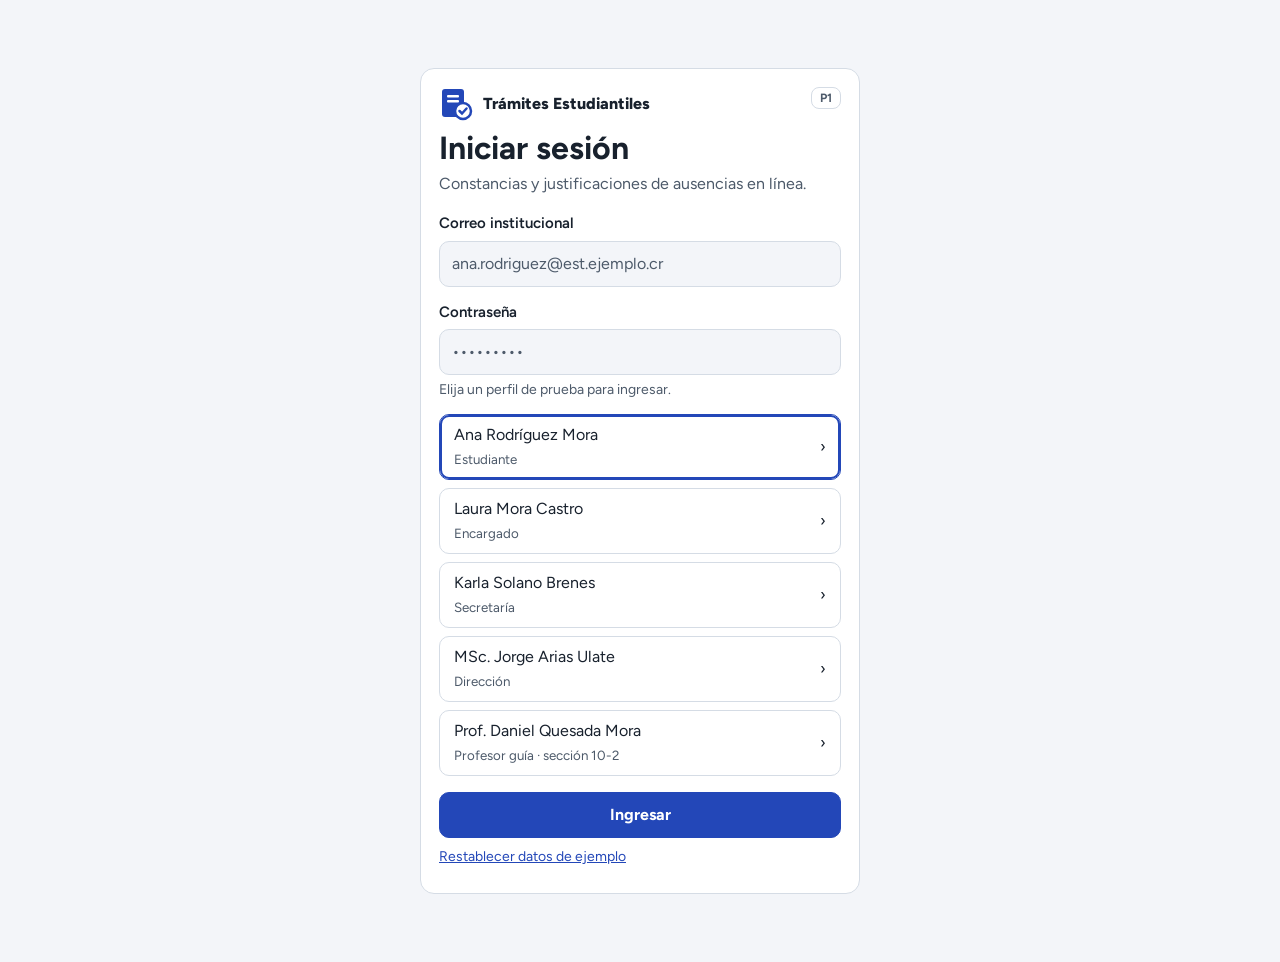
<file: index.html>
<!doctype html>
<html lang="es">
  <head>
    <meta charset="utf-8" />
    <meta name="viewport" content="width=device-width, initial-scale=1" />
    <meta name="description" content="Prototipo del sistema de constancias y justificación de ausencias del CTP San Sebastián" />
    <title>Trámites Estudiantiles · CTP San Sebastián</title>
    <link rel="icon" href="img/favicon.svg" type="image/svg+xml" />
    <link rel="preconnect" href="https://fonts.googleapis.com" />
    <link rel="preconnect" href="https://fonts.gstatic.com" crossorigin />
    <link href="https://fonts.googleapis.com/css2?family=Figtree:wght@400;500;600;700;800&display=swap" rel="stylesheet" />
    <link rel="stylesheet" href="css/base.css" />
    <link rel="stylesheet" href="css/componentes.css" />
    <link rel="stylesheet" href="css/pantallas.css" />
  </head>
  <body>
    <div id="app"></div>
    <div id="capa"></div>

    <noscript>Este prototipo necesita JavaScript activado.</noscript>
    <script>
      // Los módulos de JavaScript no funcionan al abrir el archivo con doble clic (file://)
      if (location.protocol === 'file:') {
        document.getElementById('app').innerHTML =
          '<main><div class="card narrow"><h1>Abra el prototipo con un servidor</h1>' +
          '<p>En Visual Studio Code use la extensión <b>Live Server</b> (clic derecho en index.html → Open with Live Server) ' +
          'o abra la versión publicada en GitHub Pages.</p></div></main>';
      }
    </script>
    <script type="module" src="js/main.js"></script>
  </body>
</html>
</file>
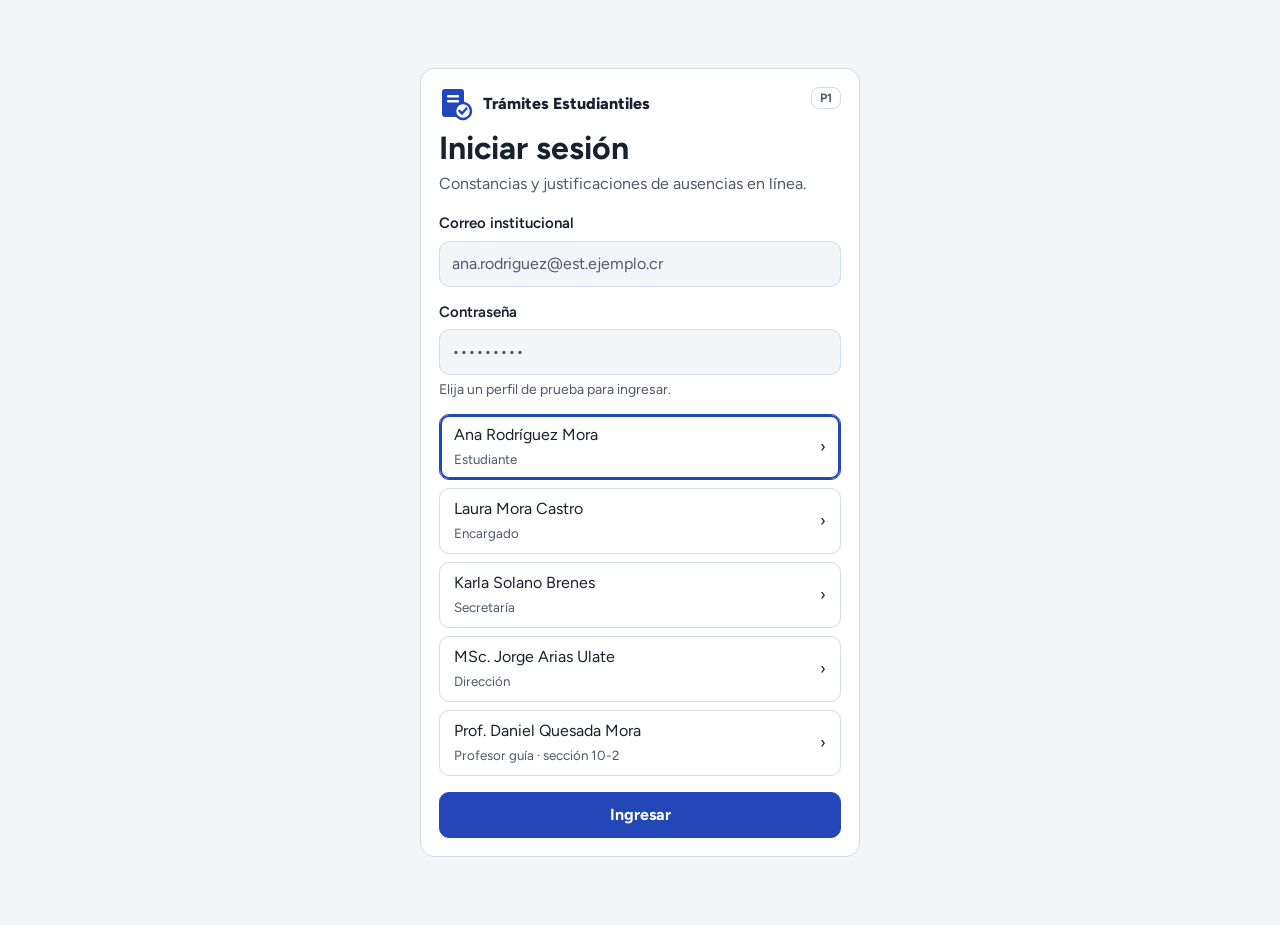
<file: versiones/prototipo-v1.html>
<!DOCTYPE html>
<html lang="es">
<head>
<meta charset="utf-8">
<meta name="viewport" content="width=device-width, initial-scale=1">
<title>Prototipo Trámites Estudiantiles</title>
<link rel="preconnect" href="https://fonts.googleapis.com">
<link href="https://fonts.googleapis.com/css2?family=Figtree:wght@400;500;600;700;800&display=swap" rel="stylesheet">
<style>
:root{color-scheme:light dark;
--bg:light-dark(#f3f5f9,#0f141b);--card:light-dark(#ffffff,#18202b);--ink:light-dark(#18212d,#e8edf4);
--muted:light-dark(#4d5a6a,#a9b4c2);--line:light-dark(#d5dce5,#2c3744);--pri:light-dark(#2347b8,#8fb0ff);
--pri-ink:light-dark(#ffffff,#0f141b);--soft:light-dark(#e8eefc,#1f2b44);--danger:light-dark(#b3261e,#ffb4ab);
--warn-bg:light-dark(#fff4d6,#3a2f12);--warn:light-dark(#7a4a00,#ffd88a)}
:root[data-theme=light]{color-scheme:light}:root[data-theme=dark]{color-scheme:dark}
*{box-sizing:border-box;min-width:0}
body{margin:0;background:var(--bg);color:var(--ink);font:16px/1.5 Figtree,system-ui,sans-serif;overflow-x:clip}
button,input,select,textarea{font:inherit;color:inherit}
:focus-visible{outline:3px solid var(--pri);outline-offset:2px}
header.top{display:flex;align-items:center;gap:12px;padding:10px max(3vw,14px);background:var(--card);border-bottom:1px solid var(--line);flex-wrap:wrap}
.brand{display:flex;align-items:center;gap:10px;font-weight:800;margin-right:auto}
.brand svg{flex:none}
.who{font-size:14px;color:var(--muted);text-align:right;line-height:1.25}
.who b{color:var(--ink);display:block}
.ibtn{position:relative;width:44px;height:44px;border-radius:10px;border:1px solid var(--line);background:var(--card);cursor:pointer;display:grid;place-items:center}
.badge{position:absolute;top:-6px;right:-6px;background:var(--danger);color:#fff;border-radius:10px;font-size:12px;padding:0 6px;font-weight:700}
.btn{min-height:44px;padding:10px 18px;border-radius:10px;border:1px solid var(--pri);background:var(--pri);color:var(--pri-ink);font-weight:700;cursor:pointer}
.btn.sec{background:transparent;color:var(--pri)}
.btn.danger{background:transparent;border-color:var(--danger);color:var(--danger)}
.btn:disabled{opacity:.45;cursor:not-allowed}
.btn.block{width:100%}
main{padding:clamp(16px,3vw,32px) max(3vw,14px);max-width:1240px;margin:0 auto}
.narrow{max-width:560px;margin:0 auto}
.card{background:var(--card);border:1px solid var(--line);border-radius:14px;padding:18px}
.stag{float:right;font-size:12px;font-weight:700;color:var(--muted);border:1px solid var(--line);border-radius:8px;padding:1px 8px}
h1{font-size:clamp(24px,3vw,32px);line-height:1.1;margin:0 0 6px}
h2{font-size:20px;margin:0 0 10px}
p.sub{color:var(--muted);margin:0 0 16px}
label{display:block;font-weight:600;font-size:15px;margin:14px 0 6px}
.req{color:var(--danger)}
input[type=text],input[type=email],input[type=date],input[type=password],select,textarea{width:100%;min-height:44px;padding:10px 12px;border:1px solid var(--line);border-radius:10px;background:var(--card);font-size:16px}
textarea{min-height:96px;resize:vertical}
.ro{background:var(--bg)!important;color:var(--muted)}
.err{color:var(--danger);font-size:14px;margin-top:4px;min-height:0}
.hint{color:var(--muted);font-size:14px;margin-top:4px}
.row2{display:grid;grid-template-columns:1fr 1fr;gap:12px}
.check{display:flex;gap:10px;align-items:flex-start;margin:16px 0;font-size:15px}
.check input{width:22px;height:22px;flex:none;margin-top:2px}
.alert{border-radius:10px;padding:12px 14px;margin:12px 0;font-size:15px;background:var(--soft)}
.alert.warn{background:var(--warn-bg);color:var(--warn)}
.alert.bad{background:light-dark(#fde7e5,#3b1715);color:var(--danger)}
.drop{border:2px dashed var(--line);border-radius:12px;padding:18px;text-align:center}
.chip{display:inline-flex;align-items:center;gap:6px;border-radius:999px;padding:2px 10px;font-size:13px;font-weight:700;white-space:nowrap}
.chip::before{content:"";width:8px;height:8px;border-radius:50%;background:currentColor}
.s-Recibida{background:light-dark(#e6ebf2,#26303d);color:light-dark(#334155,#cbd5e1)}
.s-En{background:light-dark(#fff1cc,#3a2f12);color:light-dark(#7a4a00,#ffd88a)}
.s-Aprobada{background:light-dark(#dfe8ff,#1f2b44);color:light-dark(#1e3a9a,#a9c1ff)}
.s-Rechazada{background:light-dark(#fde2df,#3b1715);color:light-dark(#9b1c14,#ffb4ab)}
.s-Lista{background:light-dark(#dcf3e3,#173322);color:light-dark(#14532d,#9be3b4)}
.tabs{display:flex;gap:8px;flex-wrap:wrap;margin:12px 0}
.tab{min-height:40px;padding:6px 14px;border-radius:999px;border:1px solid var(--line);background:var(--card);cursor:pointer;font-weight:600}
.tab[aria-pressed=true]{background:var(--ink);color:var(--bg);border-color:var(--ink)}
.req-card{margin:12px 0}
.req-card .h{display:flex;justify-content:space-between;gap:10px;align-items:flex-start;flex-wrap:wrap}
.steps{display:grid;grid-template-columns:repeat(4,1fr);gap:4px;margin:12px 0 6px}
.steps span{height:6px;border-radius:3px;background:var(--line)}
.steps span.on{background:var(--pri)}
.steps-l{display:grid;grid-template-columns:repeat(4,1fr);gap:4px;font-size:12px;color:var(--muted)}
.obs{border-left:4px solid var(--danger);padding:8px 12px;background:var(--bg);border-radius:6px;margin-top:10px;font-size:15px}
.acts{display:flex;gap:10px;flex-wrap:wrap;margin-top:12px}
.big-acts{display:grid;grid-template-columns:1fr 1fr;gap:12px;margin:16px 0}
.big-acts button{min-height:76px;text-align:left;padding:14px;border-radius:14px;border:1px solid var(--line);background:var(--card);cursor:pointer}
.big-acts b{display:block;font-size:17px}.big-acts small{color:var(--muted)}
.shell{display:grid;grid-template-columns:220px 1fr;gap:24px}
nav.side{display:flex;flex-direction:column;gap:6px}
nav.side button{min-height:44px;text-align:left;padding:10px 14px;border-radius:10px;border:0;background:transparent;cursor:pointer;font-weight:600}
nav.side button[aria-current=page]{background:var(--soft);color:var(--pri)}
.filters{display:grid;grid-template-columns:200px 200px 1fr;gap:12px;margin:12px 0}
.counts{display:flex;gap:10px;flex-wrap:wrap;margin:8px 0}
.counts div{background:var(--card);border:1px solid var(--line);border-radius:12px;padding:8px 14px;font-size:14px}
.counts b{font-size:22px;display:block;line-height:1.1}
.scroll{overflow-x:auto}
table{border-collapse:collapse;width:100%;background:var(--card);border-radius:12px;overflow:hidden;font-size:15px}
th,td{padding:10px 12px;border-bottom:1px solid var(--line);text-align:left;vertical-align:middle}
th{font-size:13px;color:var(--muted);font-weight:700;background:var(--bg)}
td.num{font-variant-numeric:tabular-nums;white-space:nowrap}
tr.pend td:first-child{box-shadow:inset 4px 0 0 var(--pri)}
.detail{display:grid;grid-template-columns:1.3fr 1fr;gap:20px}
dl.kv{display:grid;grid-template-columns:150px 1fr;gap:6px 12px;margin:0}
dl.kv dt{color:var(--muted);font-size:14px}dl.kv dd{margin:0;font-weight:600}
.tl{list-style:none;margin:0;padding:0}
.tl li{position:relative;padding:0 0 14px 22px;font-size:14px}
.tl li::before{content:"";position:absolute;left:4px;top:6px;width:10px;height:10px;border-radius:50%;background:var(--pri)}
.tl li::after{content:"";position:absolute;left:8px;top:18px;bottom:0;width:2px;background:var(--line)}
.tl li:last-child::after{display:none}
.tl small{color:var(--muted);display:block}
.att{display:flex;gap:12px;align-items:center;border:1px solid var(--line);border-radius:10px;padding:10px}
.att img{max-width:100%;max-height:220px;border-radius:8px;display:block;margin-top:8px}
.doc{background:#fff;color:#1b1b1b;border:1px solid #cfd6df;border-radius:6px;padding:clamp(18px,4vw,44px);position:relative;box-shadow:0 10px 30px rgba(0,0,0,.08);font-size:15px}
.doc .lh{display:flex;justify-content:space-between;gap:12px;border-bottom:2px solid #2347b8;padding-bottom:12px;font-size:13px}
.doc h3{text-align:center;letter-spacing:.02em;margin:22px 0 14px;font-size:20px}
.doc .foot{display:flex;justify-content:space-between;align-items:flex-end;gap:16px;margin-top:28px;flex-wrap:wrap}
.seal{border:2px solid #2347b8;color:#2347b8;border-radius:10px;padding:10px 14px;font-size:13px;font-weight:700;max-width:260px}
.wm{position:absolute;inset:0;display:grid;place-items:center;pointer-events:none;font-size:clamp(34px,7vw,64px);font-weight:800;color:rgba(179,38,30,.16);transform:rotate(-18deg)}
.list-btn{display:flex;justify-content:space-between;align-items:center;gap:10px;width:100%;min-height:52px;text-align:left;padding:10px 14px;border:1px solid var(--line);border-radius:10px;background:var(--card);cursor:pointer;margin-bottom:8px}
.list-btn[aria-current=true]{border-color:var(--pri);box-shadow:0 0 0 2px var(--pri) inset}
.mail{display:grid;grid-template-columns:280px 1fr;gap:16px}
.unread{font-weight:800}
.panel{position:fixed;top:70px;right:14px;width:min(380px,calc(100vw - 28px));max-height:70vh;overflow:auto;z-index:20;box-shadow:0 16px 40px rgba(0,0,0,.2)}
.toast{position:fixed;left:50%;bottom:22px;transform:translateX(-50%);background:var(--ink);color:var(--bg);padding:12px 18px;border-radius:12px;z-index:40;max-width:calc(100vw - 28px);font-weight:600}
.modal-bg{position:fixed;inset:0;background:rgba(10,15,25,.5);display:grid;place-items:center;z-index:30;padding:16px}
.modal{max-width:460px;width:100%}
.login{max-width:440px;margin:4vh auto}
.profiles{display:grid;gap:8px;margin-top:8px}
.profiles button{display:flex;justify-content:space-between;align-items:center;min-height:52px;padding:8px 14px;border:1px solid var(--line);border-radius:10px;background:var(--card);cursor:pointer;text-align:left}
.profiles button[aria-pressed=true]{border-color:var(--pri);box-shadow:0 0 0 2px var(--pri) inset}
.profiles small{color:var(--muted)}
.ok-card{text-align:center}
.sr{position:absolute;width:1px;height:1px;overflow:hidden;clip:rect(0 0 0 0);white-space:nowrap}
.ok-card .n{font-size:32px;font-weight:800;color:var(--pri)}
@media(max-width:860px){.shell,.detail,.mail{grid-template-columns:1fr}nav.side{flex-direction:row;flex-wrap:wrap}.filters{grid-template-columns:1fr 1fr}.filters .q{grid-column:1/-1}}
@media(max-width:600px){.row2,.big-acts{grid-template-columns:1fr}dl.kv{grid-template-columns:1fr}.who{display:none}
.stack thead{display:none}.stack tr{display:grid;padding:10px 12px;border-bottom:1px solid var(--line)}.stack td{border:0;padding:2px 0}}
@media(max-width:600px){.v2 header.top{flex-wrap:nowrap;gap:6px}.v2 .brand small{display:none}.v2 .brand span{font-size:15px}.v2 .ibtn{width:40px;height:40px}}
@media(prefers-reduced-motion:no-preference){.toast{animation:up .25s ease-out}@keyframes up{from{transform:translate(-50%,12px);opacity:0}}}
</style>
</head>
<body>
<div id="app"></div>
<div id="layer"></div>
<script>
{
const VERSION = 1;
const $ = s => document.querySelector(s);
const esc = s => String(s ?? '').replace(/[&<>"']/g, c => ({'&':'&amp;','<':'&lt;','>':'&gt;','"':'&quot;',"'":'&#39;'}[c]));
const pad = n => String(n).padStart(2,'0');
const fmtD = d => `${pad(d.getDate())}/${pad(d.getMonth()+1)}/${d.getFullYear()}`;
const fmtDT = d => `${fmtD(d)} ${pad(d.getHours())}:${pad(d.getMinutes())}`;
const dayOnly = d => new Date(d.getFullYear(), d.getMonth(), d.getDate());
const addBiz = (d, n) => { const r = dayOnly(d); let k = 0; while (k < n) { r.setDate(r.getDate()+1); const w = r.getDay(); if (w !== 0 && w !== 6) k++; } return r; };
const ago = (days, h=0, m=0) => { const d = new Date(); d.setDate(d.getDate()-days); d.setHours(d.getHours()-h, d.getMinutes()-m); return d; };
const dur = ms => { const m = Math.round(ms/60000); if (m < 60) return `${m} min`; const h = Math.floor(m/60); if (h < 24) return `${h} h ${m%60} min`; return `${Math.floor(h/24)} d ${h%24} h`; };
const STATES = ['Recibida','En revisión','Aprobada','Lista'];
const chip = s => `<span class="chip s-${esc(s.split(' ')[0])}">${esc(s)}</span>`;
const ROLE = {estudiante:'Estudiante', encargado:'Encargado', secretaria:'Secretaría', direccion:'Dirección', guia:'Profesor guía'};
const TIPOS_C = ['Constancia de estudio','Constancia de matrícula','Constancia de notas','Constancia de conducta'];

const EST = {
  E1:{nombre:'Ana Rodríguez Mora', cedula:'1-1890-0456', seccion:'10-2'},
  E2:{nombre:'Luis Jiménez Rojas', cedula:'6-0512-0877', seccion:'11-1'},
  E3:{nombre:'María Vargas Solís', cedula:'2-0934-0211', seccion:'9-3'},
  E4:{nombre:'Diego Solís Chaves', cedula:'1-1902-0390', seccion:'10-2'}
};
const USERS = {
  ana:{nombre:'Ana Rodríguez Mora', rol:'estudiante', correo:'ana.rodriguez@est.ejemplo.cr', est:'E1'},
  laura:{nombre:'Laura Mora Castro', rol:'encargado', correo:'laura.mora@ejemplo.cr', est:'E1'},
  karla:{nombre:'Karla Solano Brenes', rol:'secretaria', correo:'secretaria@ctp.ejemplo.cr'},
  jorge:{nombre:'MSc. Jorge Arias Ulate', rol:'direccion', correo:'direccion@ctp.ejemplo.cr'},
  daniel:{nombre:'Prof. Daniel Quesada Mora', rol:'guia', correo:'d.quesada@ctp.ejemplo.cr', seccion:'10-2'}
};
const code = () => { const A='ABCDEFGHJKLMNPQRSTUVWXYZ23456789'; let s=''; for (let i=0;i<8;i++) { if (i===4) s+='-'; s+=A[Math.floor(Math.random()*A.length)]; } return s; };

let seq = 13;
const S = [];
const H = (estado, fecha, por, nota='') => ({estado, fecha, por, nota});
S.push({num:9, tipo:'constancia', est:'E1', sol:'laura', estado:'Rechazada', asig:null, creada:ago(9,3), datos:{tipoC:'Constancia de notas', motivo:'Trámite de beca'},
  hist:[H('Recibida',ago(9,3),'Laura Mora Castro'),H('En revisión',ago(9,1),'Secretaría'),H('Rechazada',ago(8,5),'Secretaría','Las notas del III periodo aún no están cerradas; puede solicitarla a partir del 2 de diciembre.')],
  obs:'Las notas del III periodo aún no están cerradas; puede solicitarla a partir del 2 de diciembre.'});
S.push({num:10, tipo:'justificacion', est:'E1', sol:'ana', estado:'Lista', asig:null, creada:ago(6,4), datos:{desde:ago(7), hasta:ago(7), motivo:'Salud', detalle:'Cita médica en la clínica', adj:{name:'dictamen_medico.pdf', type:'application/pdf', size:184000}},
  hist:[H('Recibida',ago(6,4),'Ana Rodríguez Mora'),H('En revisión',ago(6,3),'Secretaría'),H('Aprobada',ago(6,1),'Prof. Daniel Quesada Mora','Firma electrónica del profesor guía'),H('Lista',ago(6,1),'Sistema','Archivada en el expediente digital')],
  doc:{codigo:'K7PQ-3MXA', emitido:ago(6,1)}});
S.push({num:11, tipo:'constancia', est:'E3', sol:'E3', estado:'Lista', asig:null, creada:ago(2,2,40), datos:{tipoC:'Constancia de estudio', motivo:'Pensión alimentaria'},
  hist:[H('Recibida',ago(2,2,40),'María Vargas Solís'),H('En revisión',ago(2,2,35),'Secretaría'),H('Aprobada',ago(2,2,31),'Dirección'),H('Lista',ago(2,2,31),'Sistema','Sello electrónico y código QR aplicados')],
  doc:{codigo:'R2WD-8HJN', emitido:ago(2,2,31)}});
S.push({num:12, tipo:'constancia', est:'E2', sol:'E2', estado:'En revisión', asig:'direccion', creada:ago(0,1,10), datos:{tipoC:'Constancia de matrícula', motivo:'Licencia de conducir'},
  hist:[H('Recibida',ago(0,1,10),'Luis Jiménez Rojas'),H('En revisión',ago(0,0,55),'Secretaría','Datos verificados; enviada a Dirección')]});
S.push({num:13, tipo:'justificacion', est:'E4', sol:'E4', estado:'Recibida', asig:'secretaria', creada:ago(0,0,25), datos:{desde:ago(1), hasta:ago(1), motivo:'Asunto familiar', detalle:'Fallecimiento de un familiar', adj:{name:'acta_defuncion.jpg', type:'image/jpeg', size:420000}},
  hist:[H('Recibida',ago(0,0,25),'Diego Solís Chaves')]});

const NOTIF = []; const MAIL = [];
const notify = (uid, num, texto) => {
  const u = USERS[uid]; if (!u) return;
  NOTIF.unshift({uid, num, texto, fecha:new Date(), leida:false});
  MAIL.unshift({to:u.correo, uid, num, asunto:`Solicitud N.° ${pad4(num)}: ${texto}`, fecha:new Date(), leido:false});
};
const pad4 = n => String(n).padStart(4,'0');
const solicitantes = r => Object.keys(USERS).filter(k => USERS[k].est === r.est);
const notifySol = (r, texto) => solicitantes(r).forEach(k => notify(k, r.num, texto));
MAIL.push({to:USERS.laura.correo, uid:'laura', num:9, asunto:'Solicitud N.° 0009: fue rechazada (ver observación)', fecha:ago(8,5), leido:true});
MAIL.push({to:USERS.ana.correo, uid:'ana', num:10, asunto:'Solicitud N.° 0010: está lista y archivada', fecha:ago(6,1), leido:true});

let me = null, view = 'login', sel = null, filtro = 'todas', fTipo = '', fEstado = '', fq = '', panel = null, expSel = null, mailSel = null, lastCreated = null;
let draft = {};
const files = {};

function toast(t){ document.querySelectorAll('.toast').forEach(x=>x.remove()); const el = document.createElement('div'); el.className='toast'; el.setAttribute('role','status'); el.textContent=t; document.body.appendChild(el); setTimeout(()=>el.remove(), 3200); }
function go(v, s){ view = v; if (s !== undefined) sel = s; panel = null; render(); window.scrollTo(0,0); }
function modal(title, body, okText, onOk){
  $('#layer').innerHTML = `<div class="modal-bg"><div class="card modal" role="dialog" aria-modal="true" aria-labelledby="mt"><h2 id="mt">${esc(title)}</h2><p>${esc(body)}</p><div class="acts"><button class="btn" id="mok">${esc(okText)}</button><button class="btn sec" id="mno">Cancelar</button></div></div></div>`;
  $('#mok').onclick = () => { $('#layer').innerHTML=''; onOk(); }; $('#mno').onclick = () => $('#layer').innerHTML=''; $('#mok').focus();
}

const ICON = {
  logo:`<svg width="34" height="34" viewBox="0 0 34 34" aria-hidden="true"><rect x="3" y="2" width="22" height="28" rx="3" fill="var(--pri)"/><rect x="8" y="8" width="12" height="2.5" rx="1" fill="var(--card)"/><rect x="8" y="13" width="12" height="2.5" rx="1" fill="var(--card)"/><circle cx="24" cy="24" r="8" fill="var(--card)" stroke="var(--pri)" stroke-width="2.5"/><path d="M20.5 24l2.5 2.5 4.5-5" fill="none" stroke="var(--pri)" stroke-width="2.5" stroke-linecap="round"/></svg>`,
  bell:`<svg width="20" height="20" viewBox="0 0 24 24" fill="none" stroke="currentColor" stroke-width="2" aria-hidden="true"><path d="M6 8a6 6 0 1 1 12 0c0 7 3 8 3 8H3s3-1 3-8"/><path d="M10 20a2 2 0 0 0 4 0"/></svg>`,
  mail:`<svg width="20" height="20" viewBox="0 0 24 24" fill="none" stroke="currentColor" stroke-width="2" aria-hidden="true"><rect x="3" y="5" width="18" height="14" rx="2"/><path d="m3 7 9 6 9-6"/></svg>`,
  out:`<svg width="20" height="20" viewBox="0 0 24 24" fill="none" stroke="currentColor" stroke-width="2" aria-hidden="true"><path d="M15 4h4v16h-4M10 8l-4 4 4 4M6 12h10"/></svg>`
};

function header(){
  const n = NOTIF.filter(x => x.uid===meId && !x.leida).length;
  const m = MAIL.filter(x => x.uid===meId && !x.leido).length;
  return `<header class="top"><div class="brand">${ICON.logo}<span>Trámites Estudiantiles<br><small style="font-weight:500;color:var(--muted)">CTP San Sebastián</small></span></div>
  <div class="who"><b>${esc(me.nombre)}</b>${esc(ROLE[me.rol])}${me.seccion?` · sección ${esc(me.seccion)}`:''}</div>
  <button class="ibtn" id="bBell" aria-label="Avisos (${n} sin leer)">${ICON.bell}${n?`<span class="badge">${n}</span>`:''}</button>
  <button class="ibtn" id="bMail" aria-label="Correo (${m} sin leer)">${ICON.mail}${m?`<span class="badge">${m}</span>`:''}</button>
  <button class="ibtn" id="bOut" aria-label="Cerrar sesión">${ICON.out}</button></header>`;
}
let meId = null;
const isSol = () => me && (me.rol==='estudiante' || me.rol==='encargado');

/* ---------- P1 ---------- */
let pick = 'ana';
function vLogin(){
  return `<main><div class="card login"><span class="stag">P1</span><div class="brand" style="margin-bottom:10px">${ICON.logo}<span>Trámites Estudiantiles</span></div>
  <h1>Iniciar sesión</h1><p class="sub">Constancias y justificaciones de ausencias en línea.</p>
  <label for="lu">Correo institucional</label><input id="lu" type="email" class="ro" readonly value="${esc(USERS[pick].correo)}">
  <label for="lp">Contraseña</label><input id="lp" type="password" class="ro" readonly value="prototipo">
  <p class="hint">Elija un perfil de prueba para ingresar.</p>
  <div class="profiles" role="group" aria-label="Perfiles de prueba">${Object.entries(USERS).map(([k,u])=>`<button data-u="${k}" aria-pressed="${k===pick}"><span>${esc(u.nombre)}<br><small>${esc(ROLE[u.rol])}${u.seccion?' · sección '+esc(u.seccion):''}</small></span><span aria-hidden="true">›</span></button>`).join('')}</div>
  <button class="btn block" id="bIn" style="margin-top:16px">Ingresar</button></div></main>`;
}

/* ---------- P4 (inicio solicitante) ---------- */
function myReqs(){ return S.filter(r => r.est === me.est).sort((a,b)=>b.creada-a.creada); }
function steps(r){
  if (r.estado==='Rechazada') return '';
  const i = STATES.indexOf(r.estado);
  return `<div class="steps" aria-hidden="true">${STATES.map((s,k)=>`<span class="${k<=i?'on':''}"></span>`).join('')}</div><div class="steps-l" aria-hidden="true">${STATES.map(s=>`<span>${s}</span>`).join('')}</div>`;
}
function vMine(){
  const rs = myReqs().filter(r => filtro==='todas' || r.tipo===filtro);
  const ok = lastCreated && VERSION>=2 ? S.find(r=>r.num===lastCreated) : null;
  return `<main><div class="narrow"><span class="stag">P4</span><h1>Hola, ${esc(me.nombre.split(' ')[0])}</h1><p class="sub">Estudiante: ${esc(EST[me.est].nombre)} · sección ${esc(EST[me.est].seccion)}</p>
  ${ok?`<div class="card ok-card" style="margin-bottom:12px"><div>Su solicitud fue enviada con el número</div><div class="n">N.° ${pad4(ok.num)}</div><div class="hint">Le avisaremos por correo a ${esc(me.correo)} cada vez que cambie de estado.</div></div>`:''}
  <div class="big-acts"><button id="goC"><b>Solicitar constancia</b><small>Estudio, matrícula, notas o conducta</small></button><button id="goJ"><b>Justificar ausencia</b><small>Plazo: 3 días hábiles</small></button></div>
  <h2>Mis solicitudes</h2>
  <div class="tabs" role="group" aria-label="Filtrar">${[['todas','Todas'],['constancia','Constancias'],['justificacion','Justificaciones']].map(([k,t])=>`<button class="tab" data-f="${k}" aria-pressed="${filtro===k}">${t}</button>`).join('')}</div>
  ${rs.length?'':'<p class="sub">No hay solicitudes con este filtro.</p>'}
  ${rs.map(r=>`<article class="card req-card" id="r${r.num}"><div class="h"><div><b>N.° ${pad4(r.num)} · ${esc(r.tipo==='constancia'?r.datos.tipoC:'Justificación de ausencia')}</b><br><small style="color:var(--muted)">Enviada el ${fmtDT(r.creada)}</small></div>${chip(r.estado)}</div>
  ${steps(r)}
  ${r.estado==='Rechazada'?`<div class="obs"><b>Observación:</b> ${esc(r.obs)}</div>`:''}
  <details style="margin-top:10px"><summary>Ver historial</summary><ul class="tl" style="margin-top:10px">${r.hist.map(h=>`<li>${chip(h.estado)} ${esc(h.nota)}<small>${fmtDT(h.fecha)} · ${esc(h.por)}</small></li>`).join('')}</ul></details>
  ${r.estado==='Lista'?`<div class="acts"><button class="btn sec" data-doc="${r.num}">${r.tipo==='constancia'?'Ver y descargar constancia (PDF)':'Ver comprobante de justificación'}</button></div>`:''}
  ${r.estado==='Rechazada'&&r.tipo==='constancia'?`<div class="acts"><button class="btn sec" id="again">Corregir y volver a solicitar</button></div>`:''}
  </article>`).join('')}</div></main>`;
}

/* ---------- P2 ---------- */
function vConst(){
  const e = EST[me.est];
  return `<main><div class="narrow card"><span class="stag">P2</span><h1>Solicitar constancia</h1><p class="sub">Los campos con <span class="req">*</span> son obligatorios.</p>
  <form id="fC" novalidate>
  <label for="cT">Tipo de constancia <span class="req">*</span></label><select id="cT"><option value="">Seleccione…</option>${TIPOS_C.map(t=>`<option ${draft.tipoC===t?'selected':''}>${t}</option>`).join('')}</select>
  <label for="cM">Institución o motivo (opcional)</label><input id="cM" type="text" maxlength="120" placeholder="Ej.: beca, pensión, banco" value="${esc(draft.motivo||'')}">
  <label>Datos del estudiante (desde el expediente)</label>
  <dl class="kv card" style="background:var(--bg)"><dt>Nombre</dt><dd>${esc(e.nombre)}</dd><dt>Cédula</dt><dd>${esc(e.cedula)}</dd><dt>Sección</dt><dd>${esc(e.seccion)}</dd></dl>
  <label for="cE">Correo para avisos <span class="req">*</span></label><input id="cE" type="email" value="${esc(draft.correo ?? me.correo)}"><div class="err" id="eE"></div>
  <div class="check"><input type="checkbox" id="cP" ${draft.priv?'checked':''}><label for="cP" style="margin:0;font-weight:500">Acepto el aviso de privacidad: los datos se usan solo para este trámite (Ley 8968). <span class="req">*</span></label></div>
  <button class="btn block" id="cSend" type="submit" disabled>Enviar solicitud</button>
  <p class="hint" id="cHint">Complete los campos obligatorios para habilitar el envío.</p>
  <button class="btn sec block" type="button" id="back">Volver</button></form></div></main>`;
}
const okMail = v => /^[^\s@]+@[^\s@]+\.[^\s@]{2,}$/.test(v);

/* ---------- P3 ---------- */
function vJust(){
  return `<main><div class="narrow card"><span class="stag">P3</span><h1>Justificar ausencia</h1><p class="sub">Estudiante: ${esc(EST[me.est].nombre)} · sección ${esc(EST[me.est].seccion)}</p>
  <div class="alert warn" id="jPlazo">Plazo: 3 días hábiles después de la ausencia.</div>
  <form id="fJ" novalidate>
  <div class="row2"><div><label for="jD">Desde <span class="req">*</span></label><input id="jD" type="date"></div><div><label for="jH">Hasta <span class="req">*</span></label><input id="jH" type="date"></div></div>
  <div class="err" id="eF"></div>
  <label for="jM">Motivo <span class="req">*</span></label><select id="jM"><option value="">Seleccione…</option><option>Salud</option><option>Asunto familiar</option><option>Trámite legal</option><option>Otro</option></select>
  <label for="jT">Detalle (opcional)</label><textarea id="jT" maxlength="400"></textarea>
  <label for="jA">Comprobante <span class="req">*</span></label>
  <div class="drop"><input id="jA" type="file" accept=".pdf,image/*"><div class="hint" id="jAh">${VERSION>=2?'Formatos: PDF, JPG o PNG · máximo 5 MB':'PDF o imagen'}</div></div><div class="err" id="eA"></div>
  <button class="btn block" id="jSend" type="submit" disabled style="margin-top:16px">Enviar justificación</button>
  <button class="btn sec block" type="button" id="back" style="margin-top:8px">Volver</button></form></div></main>`;
}

/* ---------- P5 correo ---------- */
function vMail(){
  const ms = MAIL.filter(x=>x.uid===meId);
  const m = ms[mailSel ?? 0];
  if (m) m.leido = true;
  const r = m && S.find(x=>x.num===m.num);
  return `<main><span class="stag">P5</span><h1>Correo electrónico</h1><p class="sub">Avisos recibidos en ${esc(me.correo)}.</p>
  <div class="mail"><div>${ms.length?ms.map((x,i)=>`<button class="list-btn ${x.leido?'':'unread'}" data-m="${i}" aria-current="${i===(mailSel??0)}"><span>${esc(x.asunto)}<br><small style="color:var(--muted);font-weight:400">${fmtDT(x.fecha)}</small></span></button>`).join(''):'<p class="sub">Sin correos.</p>'}</div>
  ${m?`<article class="card"><dl class="kv"><dt>De</dt><dd>tramites@ctp.ejemplo.cr</dd><dt>Para</dt><dd>${esc(m.to)}</dd><dt>Asunto</dt><dd>${esc(m.asunto)}</dd><dt>Fecha</dt><dd>${fmtDT(m.fecha)}</dd></dl><hr style="border:0;border-top:1px solid var(--line);margin:14px 0">
  <p>Hola, ${esc(me.nombre.split(' ')[0])}:</p><p>La solicitud <b>N.° ${pad4(m.num)}</b> ${r?`de ${esc(EST[r.est].nombre)} se encuentra en estado ${chip(r.estado)}`:'cambió de estado'}.</p>
  ${r&&r.estado==='Rechazada'?`<div class="obs"><b>Observación:</b> ${esc(r.obs)}</div>`:''}
  <div class="acts"><button class="btn" data-open="${m.num}">${isSol()?'Ver mis solicitudes':'Abrir solicitud'}</button></div>
  <p class="hint">Mensaje automático del sistema de trámites. No responda este correo.</p></article>`:''}</div></main>`;
}

/* ---------- P6 bandeja ---------- */
function visible(){
  return S.filter(r => {
    if (me.rol==='secretaria') return true;
    if (me.rol==='direccion') return r.tipo==='constancia';
    if (me.rol==='guia') return r.tipo==='justificacion' && EST[r.est].seccion===me.seccion;
    return false;
  });
}
const pendingFor = r => r.asig === me.rol && !['Rechazada','Lista','Aprobada'].includes(r.estado);
function side(cur){
  return `<nav class="side" aria-label="Menú"><button data-nav="inbox" aria-current="${cur==='inbox'?'page':'false'}">Bandeja</button><button data-nav="exp" aria-current="${cur==='exp'?'page':'false'}">Expediente digital</button><button data-nav="mail" aria-current="${cur==='mail'?'page':'false'}">Correo</button></nav>`;
}
function vInbox(){
  let rs = visible().filter(r => (!fTipo || r.tipo===fTipo) && (!fEstado || r.estado===fEstado));
  const q = fq.trim().toLowerCase();
  if (q) rs = rs.filter(r => EST[r.est].nombre.toLowerCase().includes(q) || pad4(r.num).includes(q));
  rs.sort((a,b)=>a.creada-b.creada);
  const all = visible();
  const counts = VERSION>=2 ? `<div class="counts"><div><b>${all.filter(pendingFor).length}</b>Pendientes para mí</div><div><b>${all.filter(r=>pendingFor(r)&&r.tipo==='constancia').length}</b>Constancias</div><div><b>${all.filter(r=>pendingFor(r)&&r.tipo==='justificacion').length}</b>Justificaciones</div></div>` : '';
  return `<main><div class="shell">${side('inbox')}<section><span class="stag">P6</span><h1>Bandeja de solicitudes</h1><p class="sub">${me.rol==='guia'?`Justificaciones de la sección ${esc(me.seccion)}`:me.rol==='direccion'?'Constancias de la institución':'Todas las solicitudes'} · ordenadas por fecha, la más antigua primero.</p>
  ${counts}
  <div class="filters"><div><label for="fT" style="margin-top:0">Tipo de trámite</label><select id="fT"><option value="">Todos</option><option value="constancia" ${fTipo==='constancia'?'selected':''}>Constancias</option><option value="justificacion" ${fTipo==='justificacion'?'selected':''}>Justificaciones</option></select></div>
  <div><label for="fE" style="margin-top:0">Estado</label><select id="fE"><option value="">Todos</option>${['Recibida','En revisión','Aprobada','Rechazada','Lista'].map(s=>`<option ${fEstado===s?'selected':''}>${s}</option>`).join('')}</select></div>
  <div class="q"><label for="fQ" style="margin-top:0">Buscar</label><input id="fQ" type="text" placeholder="Nombre del estudiante o número" value="${esc(fq)}"></div></div>
  <div class="scroll"><table class="stack"><thead><tr><th>N.°</th><th>Estudiante</th><th>Sección</th><th>Tipo</th><th>Fecha</th><th>Estado</th><th><span class="sr">Acción</span></th></tr></thead><tbody>
  ${rs.length?rs.map(r=>`<tr class="${pendingFor(r)?'pend':''}"><td class="num">${pad4(r.num)}</td><td>${esc(EST[r.est].nombre)}</td><td>${esc(EST[r.est].seccion)}</td><td>${r.tipo==='constancia'?'Constancia':'Justificación'}</td><td class="num">${fmtDT(r.creada)}</td><td>${chip(r.estado)}${r.asig&&pendingFor(r)?'<br><small style="color:var(--muted)">Pendiente para usted</small>':''}</td><td><button class="btn ${pendingFor(r)?'':'sec'}" data-open="${r.num}">${pendingFor(r)?'Revisar':'Ver'}</button></td></tr>`).join(''):'<tr><td colspan="7">No hay solicitudes con estos filtros.</td></tr>'}
  </tbody></table></div></section></div></main>`;
}

/* ---------- P7 detalle ---------- */
function vDetail(){
  const r = S.find(x=>x.num===sel); const e = EST[r.est];
  if (me.rol==='secretaria' && r.estado==='Recibida') { r.estado='En revisión'; r.hist.push(H('En revisión',new Date(),'Secretaría','Secretaría abrió la solicitud')); notifySol(r,'está en revisión'); }
  const can = pendingFor(r);
  let acts = '';
  if (can) {
    const ap = me.rol==='secretaria' ? (r.tipo==='constancia'?'Datos correctos: enviar a Dirección':'Cumple requisitos: avisar al profesor guía')
             : me.rol==='direccion' ? 'Aprobar y aplicar sello electrónico' : 'Aprobar con firma electrónica';
    acts = `<h2>Resolver</h2><label for="obs">Observación <span class="hint">(obligatoria para rechazar)</span></label><textarea id="obs" maxlength="400"></textarea><div class="err" id="eO"></div>
    <div class="acts"><button class="btn" id="aOk">${ap}</button><button class="btn danger" id="aNo">Rechazar</button></div>
    <p class="hint">${me.rol==='secretaria'&&r.tipo==='constancia'?'La constancia se genera desde la plantilla; Dirección la revisa antes de aplicar el sello.':me.rol==='secretaria'?'Al aprobar, el profesor guía recibe el aviso para firmar.':me.rol==='direccion'?'Al aprobar se aplica el sello electrónico, el código QR y se genera el PDF.':'Al aprobar, la ausencia queda justificada y se avisa a la familia.'}</p>`;
  } else {
    acts = `<h2>Estado</h2><p>${chip(r.estado)}</p><p class="hint">${r.asig&&!['Rechazada','Lista'].includes(r.estado)?`Pendiente de ${esc(ROLE[r.asig])}.`:'Sin acciones pendientes para su rol.'}</p>`;
  }
  const f = files[r.num];
  const att = r.tipo==='justificacion' ? `<h2 style="margin-top:18px">Comprobante adjunto</h2><div class="att" style="display:block"><b>${esc(r.datos.adj.name)}</b> <small style="color:var(--muted)">· ${(r.datos.adj.size/1024).toFixed(0)} KB</small>${f&&f.type.startsWith('image/')?`<img src="${f.url}" alt="Vista previa del comprobante">`:''}</div>` : '';
  const elapsed = VERSION>=2 ? `<dt>Tiempo del trámite</dt><dd>${dur(((r.estado==='Lista'||r.estado==='Rechazada')?r.hist[r.hist.length-1].fecha:new Date())-r.creada)}</dd>` : '';
  return `<main><div class="shell">${side('inbox')}<section><span class="stag">P7</span><button class="btn sec" id="bk" style="margin-bottom:12px">← Volver a la bandeja</button>
  <h1>Solicitud N.° ${pad4(r.num)} · ${r.tipo==='constancia'?'Constancia':'Justificación'}</h1><p class="sub">${chip(r.estado)}</p>
  <div class="detail"><div><div class="card"><dl class="kv"><dt>Estudiante</dt><dd>${esc(e.nombre)}</dd><dt>Cédula</dt><dd>${esc(e.cedula)}</dd><dt>Sección</dt><dd>${esc(e.seccion)}</dd>
  ${r.tipo==='constancia'?`<dt>Tipo</dt><dd>${esc(r.datos.tipoC)}</dd><dt>Institución o motivo</dt><dd>${esc(r.datos.motivo||'—')}</dd>`:`<dt>Fechas</dt><dd>${fmtD(r.datos.desde)} al ${fmtD(r.datos.hasta)}</dd><dt>Motivo</dt><dd>${esc(r.datos.motivo)}</dd><dt>Detalle</dt><dd>${esc(r.datos.detalle||'—')}</dd>`}
  <dt>Enviada</dt><dd>${fmtDT(r.creada)}</dd>${elapsed}</dl>${att}
  ${r.tipo==='constancia'?`<div class="acts"><button class="btn sec" data-doc="${r.num}">${r.estado==='Lista'?'Ver constancia sellada':'Ver borrador de la constancia'}</button></div>`:''}</div>
  <div class="card" style="margin-top:16px"><h2>Historial de estados</h2><ul class="tl">${r.hist.map(h=>`<li>${chip(h.estado)} ${esc(h.nota)}<small>${fmtDT(h.fecha)} · ${esc(h.por)}</small></li>`).join('')}</ul></div></div>
  <div class="card">${acts}</div></div></section></div></main>`;
}

/* ---------- P8 documento y expediente ---------- */
function qr(c){
  let h=0; for (const ch of c) h=(h*31+ch.charCodeAt(0))>>>0;
  let cells=''; const n=21;
  for (let y=0;y<n;y++) for (let x=0;x<n;x++){
    const finder=(x<7&&y<7)||(x>13&&y<7)||(x<7&&y>13);
    let on;
    if (finder){ const fx=x>13?x-14:x, fy=y>13?y-14:y; on=(fx===0||fx===6||fy===0||fy===6)||(fx>1&&fx<5&&fy>1&&fy<5); }
    else { h=(h*1103515245+12345)>>>0; on=(h>>16)&1; }
    if (on) cells+=`<rect x="${x}" y="${y}" width="1" height="1"/>`;
  }
  return `<svg width="96" height="96" viewBox="-1 -1 23 23" role="img" aria-label="Código QR de verificación"><rect x="-1" y="-1" width="23" height="23" fill="#fff"/><g fill="#111">${cells}</g></svg>`;
}
function docHtml(r){
  const e = EST[r.est]; const final = r.estado==='Lista'; const d = r.doc;
  const anio = new Date().getFullYear();
  if (r.tipo==='constancia') {
    const cuerpo = {
      'Constancia de estudio':`es estudiante regular de esta institución, matriculado(a) en la sección ${esc(e.seccion)} durante el curso lectivo ${anio}.`,
      'Constancia de matrícula':`se encuentra debidamente matriculado(a) en la sección ${esc(e.seccion)} para el curso lectivo ${anio}.`,
      'Constancia de notas':`cursa la sección ${esc(e.seccion)} y sus calificaciones constan en el expediente académico de la institución.`,
      'Constancia de conducta':`cursa la sección ${esc(e.seccion)} y no registra boletas de conducta en el presente curso lectivo.`
    }[r.datos.tipoC];
    return `<div class="doc">${final?'':'<div class="wm">BORRADOR · SIN SELLO</div>'}<div class="lh"><div><b>Colegio Técnico Profesional San Sebastián</b><br>Dirección</div><div style="text-align:right">Constancia N.° ${pad4(r.num)}<br>${final?fmtD(d.emitido):'Pendiente de aprobación'}</div></div>
    <h3>${esc(r.datos.tipoC.toUpperCase())}</h3>
    <p>La Dirección hace constar que <b>${esc(e.nombre)}</b>, cédula <b>${esc(e.cedula)}</b>, ${cuerpo}</p>
    <p>Se extiende a solicitud de la persona interesada${r.datos.motivo?`, para efectos de: ${esc(r.datos.motivo)}`:''}.</p>
    <div class="foot"><div class="seal">${final?`Sellado electrónicamente por la Dirección<br>${fmtDT(d.emitido)}`:'Espacio para el sello electrónico<br>(se aplica solo después de la aprobación de Dirección)'}</div>
    <div style="text-align:center">${final?qr(d.codigo):'<div style="width:96px;height:96px;border:1px dashed #999;display:grid;place-items:center;font-size:12px">QR</div>'}<div style="font-size:12px">Código: ${final?esc(d.codigo):'—'}</div></div></div></div>`;
  }
  return `<div class="doc"><div class="lh"><div><b>Colegio Técnico Profesional San Sebastián</b><br>Dirección</div><div style="text-align:right">Justificación N.° ${pad4(r.num)}<br>${fmtD(d.emitido)}</div></div>
  <h3>COMPROBANTE DE JUSTIFICACIÓN DE AUSENCIA</h3>
  <p>Se registra como <b>justificada</b> la ausencia de <b>${esc(e.nombre)}</b> (sección ${esc(e.seccion)}) del ${fmtD(r.datos.desde)} al ${fmtD(r.datos.hasta)}, por motivo de ${esc(r.datos.motivo.toLowerCase())}.</p>
  <p>Comprobante revisado: ${esc(r.datos.adj.name)}.</p>
  <div class="foot"><div class="seal">Firmado electrónicamente por el profesor guía<br>${fmtDT(d.emitido)}</div><div style="text-align:center">${qr(d.codigo)}<div style="font-size:12px">Código: ${esc(d.codigo)}</div></div></div></div>`;
}
function vDoc(){
  const pool = isSol() ? S.filter(r=>r.est===me.est) : (me.rol==='guia'?visible():S);
  const archived = pool.filter(r=>r.estado==='Lista');
  let r = sel ? S.find(x=>x.num===sel) : null;
  if (!r) r = archived[0];
  const ests = [...new Set(archived.map(x=>x.est))];
  return `<main><div class="${isSol()?'narrow':'shell'}">${isSol()?'':side('exp')}<section><span class="stag">P8</span>
  ${isSol()?'<button class="btn sec" id="bk" style="margin-bottom:12px">← Mis solicitudes</button>':''}
  <h1>${r&&r.estado!=='Lista'?'Vista previa de la constancia':'Expediente digital'}</h1><p class="sub">${isSol()?'Documentos archivados de '+esc(EST[me.est].nombre):'Documentos emitidos y archivados por estudiante'}</p>
  <div class="detail"><div>${r?docHtml(r):'<p class="sub">No hay documentos.</p>'}
  ${r&&r.estado==='Lista'?`<div class="acts"><button class="btn" id="dl">Descargar PDF</button></div><p class="hint" id="dlh"></p>`:''}</div>
  <div class="card"><h2>Expediente</h2>${ests.map(k=>`<p style="margin:10px 0 6px;font-weight:700">${esc(EST[k].nombre)} · ${esc(EST[k].seccion)}</p>${archived.filter(x=>x.est===k).map(x=>`<button class="list-btn" data-doc="${x.num}" aria-current="${r&&x.num===r.num}"><span>${x.tipo==='constancia'?esc(x.datos.tipoC):'Justificación de ausencia'}<br><small style="color:var(--muted)">N.° ${pad4(x.num)} · ${fmtD(x.doc.emitido)}</small></span>${chip('Lista')}</button>`).join('')}`).join('')||'<p class="sub">Aún no hay documentos archivados.</p>'}</div></div></section></div></main>`;
}

/* ---------- acciones ---------- */
function create(tipo, datos){
  seq++; const r = {num:seq, tipo, est:me.est, sol:meId, estado:'Recibida', asig:'secretaria', creada:new Date(), datos, hist:[H('Recibida',new Date(),me.nombre,'Solicitud enviada en línea')]};
  S.push(r); notifySol(r,'fue recibida'); notify('karla', r.num, 'nueva solicitud en la bandeja'); return r;
}
function resolve(r, ok, obs){
  const now = new Date();
  if (!ok) { r.estado='Rechazada'; r.asig=null; r.obs=obs; r.hist.push(H('Rechazada',now,ROLE[me.rol],obs)); notifySol(r,'fue rechazada (ver observación)'); toast(`Solicitud N.° ${pad4(r.num)} rechazada; se avisó por correo.`); return; }
  if (me.rol==='secretaria' && r.tipo==='constancia') { r.asig='direccion'; r.hist.push(H('En revisión',now,'Secretaría',obs||'Datos verificados; constancia generada desde la plantilla y enviada a Dirección')); notify('jorge',r.num,'constancia pendiente de aprobación'); toast('Enviada a Dirección para su aprobación.'); }
  else if (me.rol==='secretaria') { r.asig='guia'; r.hist.push(H('En revisión',now,'Secretaría',obs||'Cumple requisitos; se avisó al profesor guía')); notify('daniel',r.num,'justificación pendiente de su firma'); toast('Se avisó al profesor guía.'); }
  else if (me.rol==='direccion') { r.estado='Aprobada'; r.hist.push(H('Aprobada',now,'Dirección',obs||'Constancia aprobada')); const t0=performance.now(); r.doc={codigo:code(), emitido:now}; r.estado='Lista'; r.asig=null; r.hist.push(H('Lista',now,'Sistema',`Sello electrónico y código QR aplicados; PDF generado en ${((performance.now()-t0)/1000+0.4).toFixed(1)} s y archivado`)); notifySol(r,'está lista para descargar'); toast('Constancia aprobada, sellada y archivada.'); }
  else if (me.rol==='guia') { r.estado='Aprobada'; r.hist.push(H('Aprobada',now,me.nombre,obs||'Firma electrónica del profesor guía')); r.doc={codigo:code(), emitido:now}; r.estado='Lista'; r.asig=null; r.hist.push(H('Lista',now,'Sistema','Ausencia registrada como justificada y archivada en el expediente')); notifySol(r,'fue aprobada y archivada'); toast('Justificación aprobada con firma electrónica.'); }
}

function bind(){
  const on = (id, ev, fn) => { const el = document.getElementById(id); if (el) el.addEventListener(ev, fn); };
  document.querySelectorAll('[data-u]').forEach(b=>b.onclick=()=>{ pick=b.dataset.u; render(); });
  on('bIn','click',()=>{ meId=pick; me=USERS[pick]; lastCreated=null; go(isSol()?'mine':'inbox', null); });
  on('bOut','click',()=>{ me=null; meId=null; go('login'); });
  on('bMail','click',()=>{ mailSel=0; go('mail'); });
  on('bBell','click',()=>{ panel = panel?null:'n'; renderPanel(); });
  on('goC','click',()=>{ draft={}; lastCreated=null; go('const'); });
  on('goJ','click',()=>{ lastCreated=null; go('just'); });
  on('again','click',()=>{ draft={}; go('const'); });
  on('back','click',()=>go('mine'));
  on('bk','click',()=>go(isSol()?'mine':'inbox', null));
  document.querySelectorAll('[data-f]').forEach(b=>b.onclick=()=>{ filtro=b.dataset.f; render(); });
  document.querySelectorAll('[data-nav]').forEach(b=>b.onclick=()=>{ mailSel=0; go(b.dataset.nav, null); });
  document.querySelectorAll('[data-open]').forEach(b=>b.onclick=()=>{ const n=+b.dataset.open; if (isSol()) { go('mine'); const el=document.getElementById('r'+n); if (el) el.scrollIntoView(); } else go('detail', n); });
  document.querySelectorAll('[data-doc]').forEach(b=>b.onclick=()=>go('doc', +b.dataset.doc));
  document.querySelectorAll('[data-m]').forEach(b=>b.onclick=()=>{ mailSel=+b.dataset.m; render(); });
  on('fT','change',e=>{ fTipo=e.target.value; render(); });
  on('fE','change',e=>{ fEstado=e.target.value; render(); });
  on('fQ','input',e=>{ fq=e.target.value; const p=e.target.selectionStart; render(); const q=$('#fQ'); q.focus(); q.setSelectionRange(p,p); });
  on('dl','click',()=>{ $('#dlh').textContent='Documento generado en PDF con sello electrónico y código de verificación.'; });
  // P2
  if (view==='const') {
    const chk = () => {
      draft = {tipoC:$('#cT').value, motivo:$('#cM').value, correo:$('#cE').value, priv:$('#cP').checked};
      const mailOk = okMail(draft.correo.trim());
      $('#eE').textContent = draft.correo && !mailOk ? 'Escriba un correo válido.' : '';
      const ok = draft.tipoC && mailOk && draft.priv;
      $('#cSend').disabled = !ok; $('#cHint').textContent = ok ? 'Todo listo para enviar.' : 'Complete los campos obligatorios para habilitar el envío.';
      return ok;
    };
    ['cT','cM','cE','cP'].forEach(id=>{ on(id,'input',chk); on(id,'change',chk); }); chk();
    on('fC','submit',e=>{ e.preventDefault(); if (!chk()) return; const r=create('constancia',{tipoC:draft.tipoC, motivo:draft.motivo.trim()}); draft={}; lastCreated=r.num; toast(`Solicitud enviada. Número: ${pad4(r.num)}`); go('mine'); });
  }
  // P3
  if (view==='just') {
    let fileOk=false, file=null;
    const chk = () => {
      const d=$('#jD').value, h=$('#jH').value; let msg='', vencido=false;
      const today=dayOnly(new Date());
      if (d && h) {
        const D=new Date(d+'T00:00'), Hh=new Date(h+'T00:00');
        if (Hh<D) msg='La fecha final no puede ser anterior a la inicial.';
        else if (Hh>today) msg='No se puede justificar una fecha futura.';
        else { const lim=addBiz(Hh,3); vencido = today>lim;
          $('#jPlazo').className = 'alert '+(vencido?'bad':'warn');
          $('#jPlazo').textContent = vencido ? `El plazo para justificar venció${VERSION>=2?' el '+fmtD(lim):''}. El sistema no permite el envío; consulte con Orientación.` : (VERSION>=2?`Tiene hasta el ${fmtD(lim)} para justificar esta ausencia (3 días hábiles).`:'Plazo: 3 días hábiles después de la ausencia.');
        }
      }
      $('#eF').textContent=msg;
      const ok = d && h && !msg && !vencido && $('#jM').value && fileOk;
      $('#jSend').disabled=!ok; return ok;
    };
    ['jD','jH','jM','jT'].forEach(id=>{ on(id,'input',chk); on(id,'change',chk); });
    on('jA','change',e=>{ file=e.target.files[0]; fileOk=false; $('#eA').textContent='';
      if (file) { const okT = file.type==='application/pdf' || /^image\/(jpeg|png|webp|gif)$/.test(file.type);
        if (!okT) $('#eA').textContent='Formato no permitido. Adjunte un PDF o una imagen.';
        else if (file.size>5*1024*1024) $('#eA').textContent='El archivo supera el máximo de 5 MB.';
        else fileOk=true; }
      chk(); });
    on('fJ','submit',e=>{ e.preventDefault(); if (!chk()) return;
      const r=create('justificacion',{desde:new Date($('#jD').value+'T00:00'), hasta:new Date($('#jH').value+'T00:00'), motivo:$('#jM').value, detalle:$('#jT').value.trim(), adj:{name:file.name, type:file.type, size:file.size}});
      files[r.num]={type:file.type, url:URL.createObjectURL(file)};
      lastCreated=r.num; toast(`Justificación enviada. Número: ${pad4(r.num)}`); go('mine'); });
  }
  // P7
  if (view==='detail') {
    const r=S.find(x=>x.num===sel);
    const act = ok => { const o=$('#obs').value.trim(); if (!ok && !o) { $('#eO').textContent='Para rechazar debe escribir una observación.'; $('#obs').focus(); return; }
      const run = () => { resolve(r, ok, o); render(); };
      if (VERSION>=2) modal(ok?'¿Confirmar aprobación?':'¿Confirmar rechazo?', ok?'Esta acción avanza la solicitud y notifica a las personas involucradas.':'La persona solicitante recibirá la observación por correo.', ok?'Sí, aprobar':'Sí, rechazar', run); else run(); };
    on('aOk','click',()=>act(true)); on('aNo','click',()=>act(false));
  }
}
function renderPanel(){
  const old=document.getElementById('npanel'); if (old) old.remove();
  if (panel!=='n') return;
  const ns=NOTIF.filter(x=>x.uid===meId);
  const el=document.createElement('div'); el.id='npanel'; el.className='card panel'; el.setAttribute('role','dialog'); el.setAttribute('aria-label','Avisos');
  el.innerHTML=`<h2>Avisos</h2>${ns.length?ns.map(n=>`<button class="list-btn ${n.leida?'':'unread'}" data-open="${n.num}"><span>N.° ${pad4(n.num)}: ${esc(n.texto)}<br><small style="color:var(--muted);font-weight:400">${fmtDT(n.fecha)}</small></span></button>`).join(''):'<p class="sub">No hay avisos nuevos.</p>'}`;
  document.body.appendChild(el); ns.forEach(n=>n.leida=true);
  el.querySelectorAll('[data-open]').forEach(b=>b.onclick=()=>{ const n=+b.dataset.open; panel=null; if (isSol()) go('mine'); else go('detail', n); });
}
function render(){
  document.body.classList.toggle('v2', VERSION>=2);
  const V = {login:vLogin, mine:vMine, const:vConst, just:vJust, mail:vMail, inbox:vInbox, detail:vDetail, doc:vDoc, exp:vDoc};
  if (!me) view='login';
  if (view==='exp') sel=null;
  const body = V[view]();
  $('#app').innerHTML = (me?header():'') + body;
  bind(); renderPanel();
}
render();
}
</script>
</body>
</html>
</file>
<file: css/base.css>
/* Variables de diseño, tipografía, botones y formularios */
:root {
  color-scheme: light dark;
  --bg: light-dark(#f3f5f9, #0f141b);
  --card: light-dark(#ffffff, #18202b);
  --ink: light-dark(#18212d, #e8edf4);
  --muted: light-dark(#4d5a6a, #a9b4c2);
  --line: light-dark(#d5dce5, #2c3744);
  --pri: light-dark(#2347b8, #8fb0ff);
  --pri-ink: light-dark(#ffffff, #0f141b);
  --soft: light-dark(#e8eefc, #1f2b44);
  --danger: light-dark(#b3261e, #ffb4ab);
  --warn-bg: light-dark(#fff4d6, #3a2f12);
  --warn: light-dark(#7a4a00, #ffd88a);
  --ok-bg: light-dark(#dcf3e3, #173322);
  --ok: light-dark(#14532d, #9be3b4);
}

* {
  box-sizing: border-box;
  min-width: 0;
}

body {
  margin: 0;
  background: var(--bg);
  color: var(--ink);
  font: 16px/1.5 Figtree, system-ui, sans-serif;
  overflow-x: clip;
}

button,
input,
select,
textarea {
  font: inherit;
  color: inherit;
}

:focus-visible {
  outline: 3px solid var(--pri);
  outline-offset: 2px;
}

h1 {
  font-size: clamp(24px, 3vw, 32px);
  line-height: 1.1;
  margin: 0 0 6px;
}

h2 {
  font-size: 20px;
  margin: 0 0 10px;
}

p.sub {
  color: var(--muted);
  margin: 0 0 16px;
}

.sr {
  position: absolute;
  width: 1px;
  height: 1px;
  overflow: hidden;
  clip: rect(0 0 0 0);
  white-space: nowrap;
}

/* Botones */
.btn {
  min-height: 44px;
  padding: 10px 18px;
  border-radius: 10px;
  border: 1px solid var(--pri);
  background: var(--pri);
  color: var(--pri-ink);
  font-weight: 700;
  cursor: pointer;
}
.btn.sec {
  background: transparent;
  color: var(--pri);
}
.btn.danger {
  background: transparent;
  border-color: var(--danger);
  color: var(--danger);
}
.btn:disabled {
  opacity: 0.45;
  cursor: not-allowed;
}
.btn.block {
  width: 100%;
}
.link-btn {
  background: none;
  border: 0;
  color: var(--pri);
  text-decoration: underline;
  cursor: pointer;
  padding: 8px 0;
  font-size: 14px;
}

/* Formularios */
label {
  display: block;
  font-weight: 600;
  font-size: 15px;
  margin: 14px 0 6px;
}
.req {
  color: var(--danger);
}
input[type='text'],
input[type='email'],
input[type='date'],
input[type='password'],
select,
textarea {
  width: 100%;
  min-height: 44px;
  padding: 10px 12px;
  border: 1px solid var(--line);
  border-radius: 10px;
  background: var(--card);
  font-size: 16px;
}
textarea {
  min-height: 96px;
  resize: vertical;
}
[aria-invalid='true'] {
  border-color: var(--danger) !important;
}
.ro {
  background: var(--bg) !important;
  color: var(--muted);
}
.err {
  color: var(--danger);
  font-size: 14px;
  margin-top: 4px;
}
.hint {
  color: var(--muted);
  font-size: 14px;
  margin-top: 4px;
}
.row2 {
  display: grid;
  grid-template-columns: 1fr 1fr;
  gap: 12px;
}
.check {
  display: flex;
  gap: 10px;
  align-items: flex-start;
  margin: 16px 0;
  font-size: 15px;
}
.check input {
  width: 22px;
  height: 22px;
  flex: none;
  margin-top: 2px;
}
.check label {
  margin: 0;
  font-weight: 500;
}
.drop {
  border: 2px dashed var(--line);
  border-radius: 12px;
  padding: 18px;
  text-align: center;
}
.alert {
  border-radius: 10px;
  padding: 12px 14px;
  margin: 12px 0;
  font-size: 15px;
  background: var(--soft);
}
.alert.warn {
  background: var(--warn-bg);
  color: var(--warn);
}
.alert.bad {
  background: light-dark(#fde7e5, #3b1715);
  color: var(--danger);
}
.alert.good {
  background: var(--ok-bg);
  color: var(--ok);
}

@media (max-width: 600px) {
  .row2 {
    grid-template-columns: 1fr;
  }
}
</file>
<file: css/componentes.css>
/* Componentes reutilizables: encabezado, tarjetas, estados, historial, diálogos */
header.top {
  display: flex;
  align-items: center;
  gap: 12px;
  padding: 10px max(3vw, 14px);
  background: var(--card);
  border-bottom: 1px solid var(--line);
}
.brand {
  display: flex;
  align-items: center;
  gap: 10px;
  font-weight: 800;
  margin-right: auto;
}
.brand svg {
  flex: none;
}
.brand small {
  font-weight: 500;
  color: var(--muted);
}
.who {
  font-size: 14px;
  color: var(--muted);
  text-align: right;
  line-height: 1.25;
}
.who b {
  color: var(--ink);
  display: block;
}
.ibtn {
  position: relative;
  width: 44px;
  height: 44px;
  border-radius: 10px;
  border: 1px solid var(--line);
  background: var(--card);
  cursor: pointer;
  display: grid;
  place-items: center;
}
.badge {
  position: absolute;
  top: -6px;
  right: -6px;
  background: var(--danger);
  color: #fff;
  border-radius: 10px;
  font-size: 12px;
  padding: 0 6px;
  font-weight: 700;
}

.card {
  background: var(--card);
  border: 1px solid var(--line);
  border-radius: 14px;
  padding: 18px;
}
.stag {
  float: right;
  font-size: 12px;
  font-weight: 700;
  color: var(--muted);
  border: 1px solid var(--line);
  border-radius: 8px;
  padding: 1px 8px;
}

/* Estado de una solicitud */
.chip {
  display: inline-flex;
  align-items: center;
  gap: 6px;
  border-radius: 999px;
  padding: 2px 10px;
  font-size: 13px;
  font-weight: 700;
  white-space: nowrap;
}
.chip::before {
  content: '';
  width: 8px;
  height: 8px;
  border-radius: 50%;
  background: currentColor;
}
.s-Recibida {
  background: light-dark(#e6ebf2, #26303d);
  color: light-dark(#334155, #cbd5e1);
}
.s-En {
  background: light-dark(#fff1cc, #3a2f12);
  color: light-dark(#7a4a00, #ffd88a);
}
.s-Aprobada {
  background: light-dark(#dfe8ff, #1f2b44);
  color: light-dark(#1e3a9a, #a9c1ff);
}
.s-Rechazada {
  background: light-dark(#fde2df, #3b1715);
  color: light-dark(#9b1c14, #ffb4ab);
}
.s-Lista {
  background: var(--ok-bg);
  color: var(--ok);
}

/* Barra de avance */
.steps {
  display: grid;
  grid-template-columns: repeat(4, 1fr);
  gap: 4px;
  margin: 12px 0 6px;
}
.steps span {
  height: 6px;
  border-radius: 3px;
  background: var(--line);
}
.steps span.on {
  background: var(--pri);
}
.steps-l {
  display: grid;
  grid-template-columns: repeat(4, 1fr);
  gap: 4px;
  font-size: 12px;
  color: var(--muted);
}

/* Historial */
.tl {
  list-style: none;
  margin: 0;
  padding: 0;
}
.tl li {
  position: relative;
  padding: 0 0 14px 22px;
  font-size: 14px;
}
.tl li::before {
  content: '';
  position: absolute;
  left: 4px;
  top: 6px;
  width: 10px;
  height: 10px;
  border-radius: 50%;
  background: var(--pri);
}
.tl li::after {
  content: '';
  position: absolute;
  left: 8px;
  top: 18px;
  bottom: 0;
  width: 2px;
  background: var(--line);
}
.tl li:last-child::after {
  display: none;
}
.tl small {
  color: var(--muted);
  display: block;
}

.tabs {
  display: flex;
  gap: 8px;
  flex-wrap: wrap;
  margin: 12px 0;
}
.tab {
  min-height: 40px;
  padding: 6px 14px;
  border-radius: 999px;
  border: 1px solid var(--line);
  background: var(--card);
  cursor: pointer;
  font-weight: 600;
}
.tab[aria-pressed='true'] {
  background: var(--ink);
  color: var(--bg);
  border-color: var(--ink);
}
.acts {
  display: flex;
  gap: 10px;
  flex-wrap: wrap;
  margin-top: 12px;
}
.obs {
  border-left: 4px solid var(--danger);
  padding: 8px 12px;
  background: var(--bg);
  border-radius: 6px;
  margin-top: 10px;
  font-size: 15px;
}
dl.kv {
  display: grid;
  grid-template-columns: 150px 1fr;
  gap: 6px 12px;
  margin: 0;
}
dl.kv dt {
  color: var(--muted);
  font-size: 14px;
}
dl.kv dd {
  margin: 0;
  font-weight: 600;
}
.list-btn {
  display: flex;
  justify-content: space-between;
  align-items: center;
  gap: 10px;
  width: 100%;
  min-height: 52px;
  text-align: left;
  padding: 10px 14px;
  border: 1px solid var(--line);
  border-radius: 10px;
  background: var(--card);
  cursor: pointer;
  margin-bottom: 8px;
}
.list-btn small {
  color: var(--muted);
  font-weight: 400;
}
.list-btn[aria-current='true'] {
  border-color: var(--pri);
  box-shadow: 0 0 0 2px var(--pri) inset;
}
.unread {
  font-weight: 800;
}

/* Panel de avisos, diálogos y mensajes */
.panel {
  position: fixed;
  top: 70px;
  right: 14px;
  width: min(380px, calc(100vw - 28px));
  max-height: 70vh;
  overflow: auto;
  z-index: 20;
  box-shadow: 0 16px 40px rgba(0, 0, 0, 0.2);
}
.toast {
  position: fixed;
  left: 50%;
  bottom: 22px;
  transform: translateX(-50%);
  background: var(--ink);
  color: var(--bg);
  padding: 12px 18px;
  border-radius: 12px;
  z-index: 40;
  max-width: calc(100vw - 28px);
  font-weight: 600;
}
.modal-bg {
  position: fixed;
  inset: 0;
  background: rgba(10, 15, 25, 0.5);
  display: grid;
  place-items: center;
  z-index: 30;
  padding: 16px;
}
.modal {
  max-width: 460px;
  width: 100%;
}

@media (max-width: 600px) {
  header.top {
    gap: 6px;
  }
  .brand small,
  .who {
    display: none;
  }
  .brand span {
    font-size: 15px;
  }
  .ibtn {
    width: 40px;
    height: 40px;
  }
  dl.kv {
    grid-template-columns: 1fr;
  }
}

@media (prefers-reduced-motion: no-preference) {
  .toast {
    animation: subir 0.25s ease-out;
  }
  @keyframes subir {
    from {
      transform: translate(-50%, 12px);
      opacity: 0;
    }
  }
}
</file>
<file: css/pantallas.css>
/* Distribución de cada pantalla (P1 a P8) */
main {
  padding: clamp(16px, 3vw, 32px) max(3vw, 14px);
  max-width: 1240px;
  margin: 0 auto;
}
.narrow {
  max-width: 560px;
  margin: 0 auto;
}

/* P1 */
.login {
  max-width: 440px;
  margin: 4vh auto;
}
.profiles {
  display: grid;
  gap: 8px;
  margin-top: 8px;
}
.profiles button {
  display: flex;
  justify-content: space-between;
  align-items: center;
  min-height: 52px;
  padding: 8px 14px;
  border: 1px solid var(--line);
  border-radius: 10px;
  background: var(--card);
  cursor: pointer;
  text-align: left;
}
.profiles button[aria-pressed='true'] {
  border-color: var(--pri);
  box-shadow: 0 0 0 2px var(--pri) inset;
}
.profiles small {
  color: var(--muted);
}

/* P4 */
.ok-card {
  text-align: center;
  margin-bottom: 12px;
}
.ok-card .n {
  font-size: 32px;
  font-weight: 800;
  color: var(--pri);
}
.big-acts {
  display: grid;
  grid-template-columns: 1fr 1fr;
  gap: 12px;
  margin: 16px 0;
}
.big-acts button {
  min-height: 76px;
  text-align: left;
  padding: 14px;
  border-radius: 14px;
  border: 1px solid var(--line);
  background: var(--card);
  cursor: pointer;
}
.big-acts b {
  display: block;
  font-size: 17px;
}
.big-acts small {
  color: var(--muted);
}
.req-card {
  margin: 12px 0;
}
.req-card .h {
  display: flex;
  justify-content: space-between;
  gap: 10px;
  align-items: flex-start;
  flex-wrap: wrap;
}
.req-card .h small {
  color: var(--muted);
}

/* P5 */
.mail {
  display: grid;
  grid-template-columns: 280px 1fr;
  gap: 16px;
}
.mail hr {
  border: 0;
  border-top: 1px solid var(--line);
  margin: 14px 0;
}

/* Pantallas del personal: menú lateral */
.shell {
  display: grid;
  grid-template-columns: 220px 1fr;
  gap: 24px;
}
nav.side {
  display: flex;
  flex-direction: column;
  gap: 6px;
}
nav.side button {
  min-height: 44px;
  text-align: left;
  padding: 10px 14px;
  border-radius: 10px;
  border: 0;
  background: transparent;
  cursor: pointer;
  font-weight: 600;
}
nav.side button[aria-current='page'] {
  background: var(--soft);
  color: var(--pri);
}

/* P6 */
.filters {
  display: grid;
  grid-template-columns: 200px 200px 1fr;
  gap: 12px;
  margin: 12px 0;
}
.filters label {
  margin-top: 0;
}
.counts {
  display: flex;
  gap: 10px;
  flex-wrap: wrap;
  margin: 8px 0;
}
.counts div {
  background: var(--card);
  border: 1px solid var(--line);
  border-radius: 12px;
  padding: 8px 14px;
  font-size: 14px;
}
.counts b {
  font-size: 22px;
  display: block;
  line-height: 1.1;
}
.scroll {
  overflow-x: auto;
}
table {
  border-collapse: collapse;
  width: 100%;
  background: var(--card);
  border-radius: 12px;
  overflow: hidden;
  font-size: 15px;
}
th,
td {
  padding: 10px 12px;
  border-bottom: 1px solid var(--line);
  text-align: left;
  vertical-align: middle;
}
th {
  font-size: 13px;
  color: var(--muted);
  font-weight: 700;
  background: var(--bg);
}
td.num {
  font-variant-numeric: tabular-nums;
  white-space: nowrap;
}
td small {
  color: var(--muted);
}
tr.pend td:first-child {
  box-shadow: inset 4px 0 0 var(--pri);
}

/* P7 */
.detail {
  display: grid;
  grid-template-columns: 1.3fr 1fr;
  gap: 20px;
}
.att {
  border: 1px solid var(--line);
  border-radius: 10px;
  padding: 10px;
}
.att small {
  color: var(--muted);
}
.att img {
  max-width: 100%;
  max-height: 220px;
  border-radius: 8px;
  display: block;
  margin-top: 8px;
}

/* P8: documento */
.doc {
  background: #fff;
  color: #1b1b1b;
  border: 1px solid #cfd6df;
  border-radius: 6px;
  padding: clamp(18px, 4vw, 44px);
  position: relative;
  box-shadow: 0 10px 30px rgba(0, 0, 0, 0.08);
  font-size: 15px;
}
.doc .lh {
  display: flex;
  justify-content: space-between;
  gap: 12px;
  border-bottom: 2px solid #2347b8;
  padding-bottom: 12px;
  font-size: 13px;
}
.doc h3 {
  text-align: center;
  letter-spacing: 0.02em;
  margin: 22px 0 14px;
  font-size: 20px;
}
.doc .foot {
  display: flex;
  justify-content: space-between;
  align-items: flex-end;
  gap: 16px;
  margin-top: 28px;
  flex-wrap: wrap;
}
.seal {
  border: 2px solid #2347b8;
  color: #2347b8;
  border-radius: 10px;
  padding: 10px 14px;
  font-size: 13px;
  font-weight: 700;
  max-width: 260px;
}
.wm {
  position: absolute;
  inset: 0;
  display: grid;
  place-items: center;
  pointer-events: none;
  font-size: clamp(34px, 7vw, 64px);
  font-weight: 800;
  color: rgba(179, 38, 30, 0.16);
  transform: rotate(-18deg);
}
.qr-vacio {
  width: 96px;
  height: 96px;
  border: 1px dashed #999;
  display: grid;
  place-items: center;
  font-size: 12px;
}

@media (max-width: 860px) {
  .shell,
  .detail,
  .mail {
    grid-template-columns: 1fr;
  }
  nav.side {
    flex-direction: row;
    flex-wrap: wrap;
  }
  .filters {
    grid-template-columns: 1fr 1fr;
  }
  .filters .q {
    grid-column: 1 / -1;
  }
}

@media (max-width: 600px) {
  .big-acts {
    grid-template-columns: 1fr;
  }
  .stack thead {
    display: none;
  }
  .stack tr {
    display: grid;
    padding: 10px 12px;
    border-bottom: 1px solid var(--line);
  }
  .stack td {
    border: 0;
    padding: 2px 0;
  }
}

/* "Descargar PDF": se imprime solo el documento (el navegador permite guardarlo como PDF) */
@media print {
  body * {
    visibility: hidden;
  }
  .doc,
  .doc * {
    visibility: visible;
  }
  .doc {
    position: absolute;
    inset: 0 0 auto 0;
    box-shadow: none;
    border: 0;
  }
  .wm {
    visibility: visible;
  }
}
</file>
